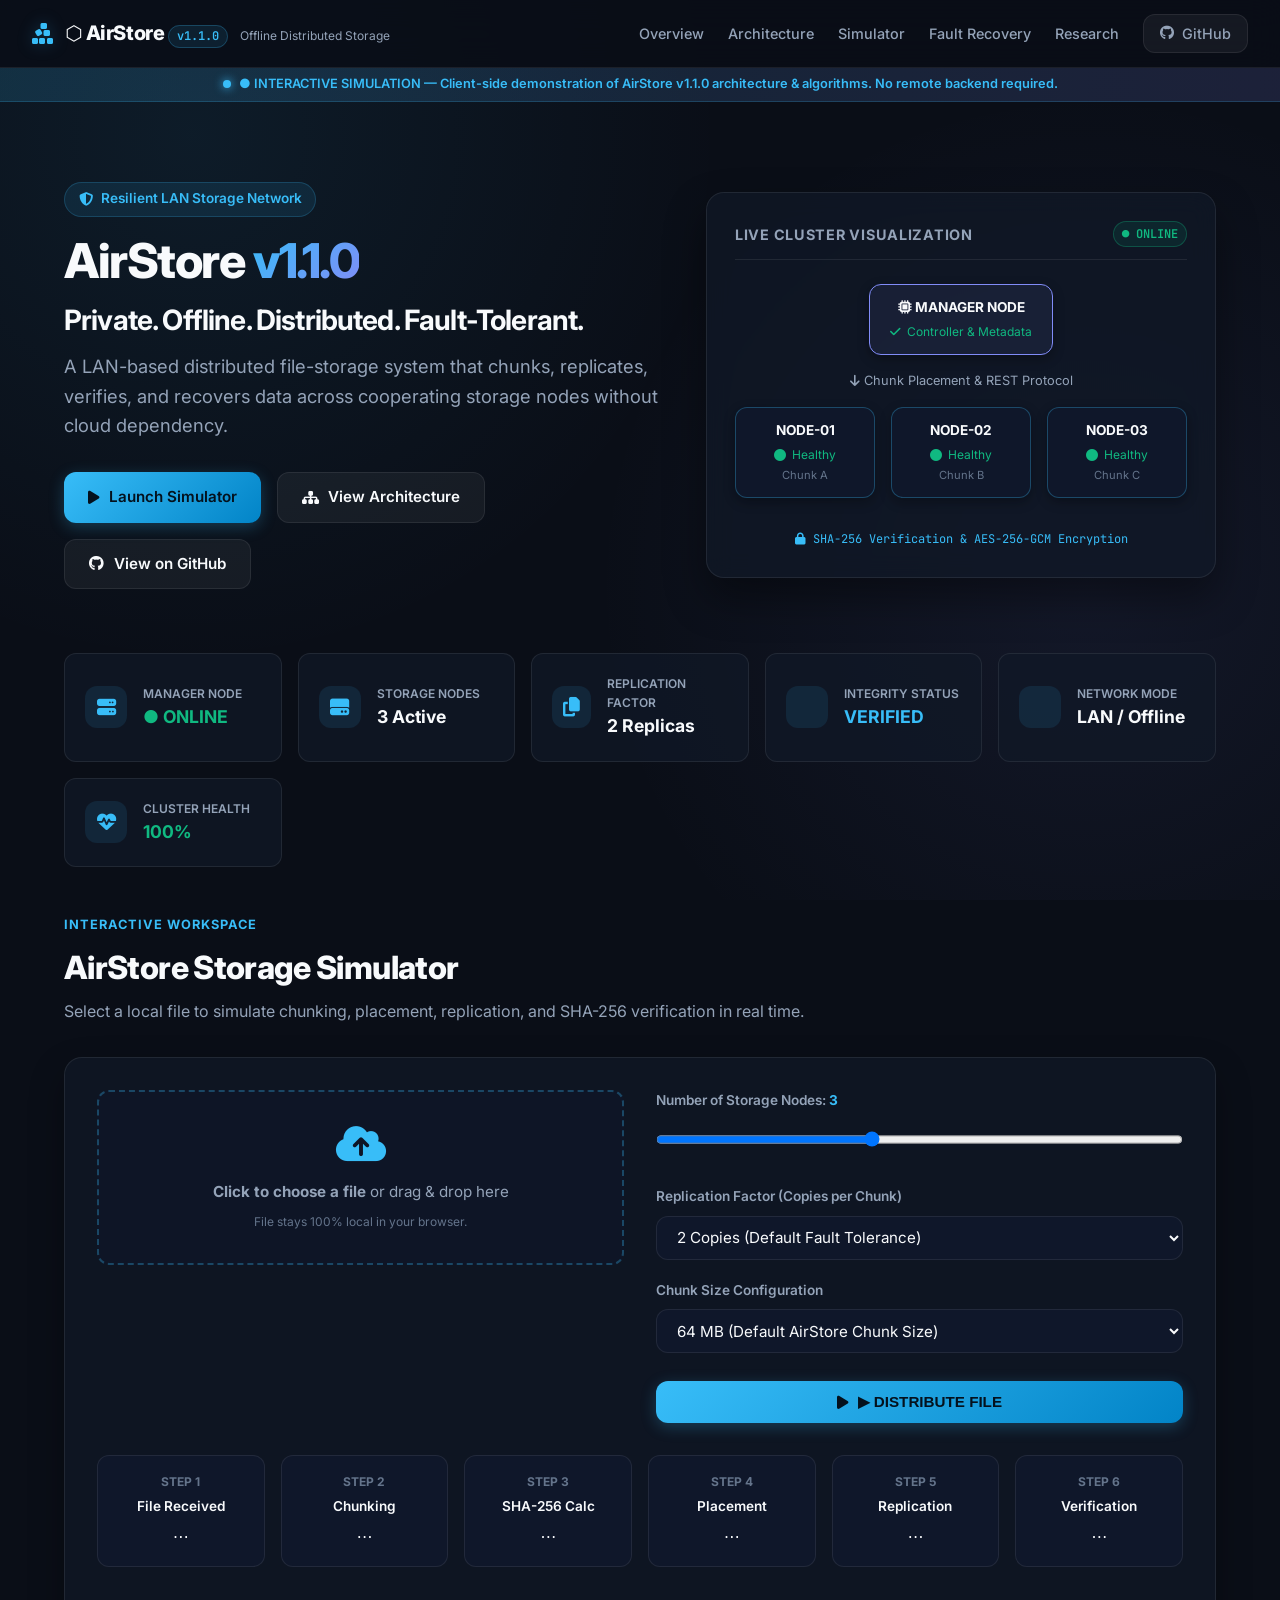
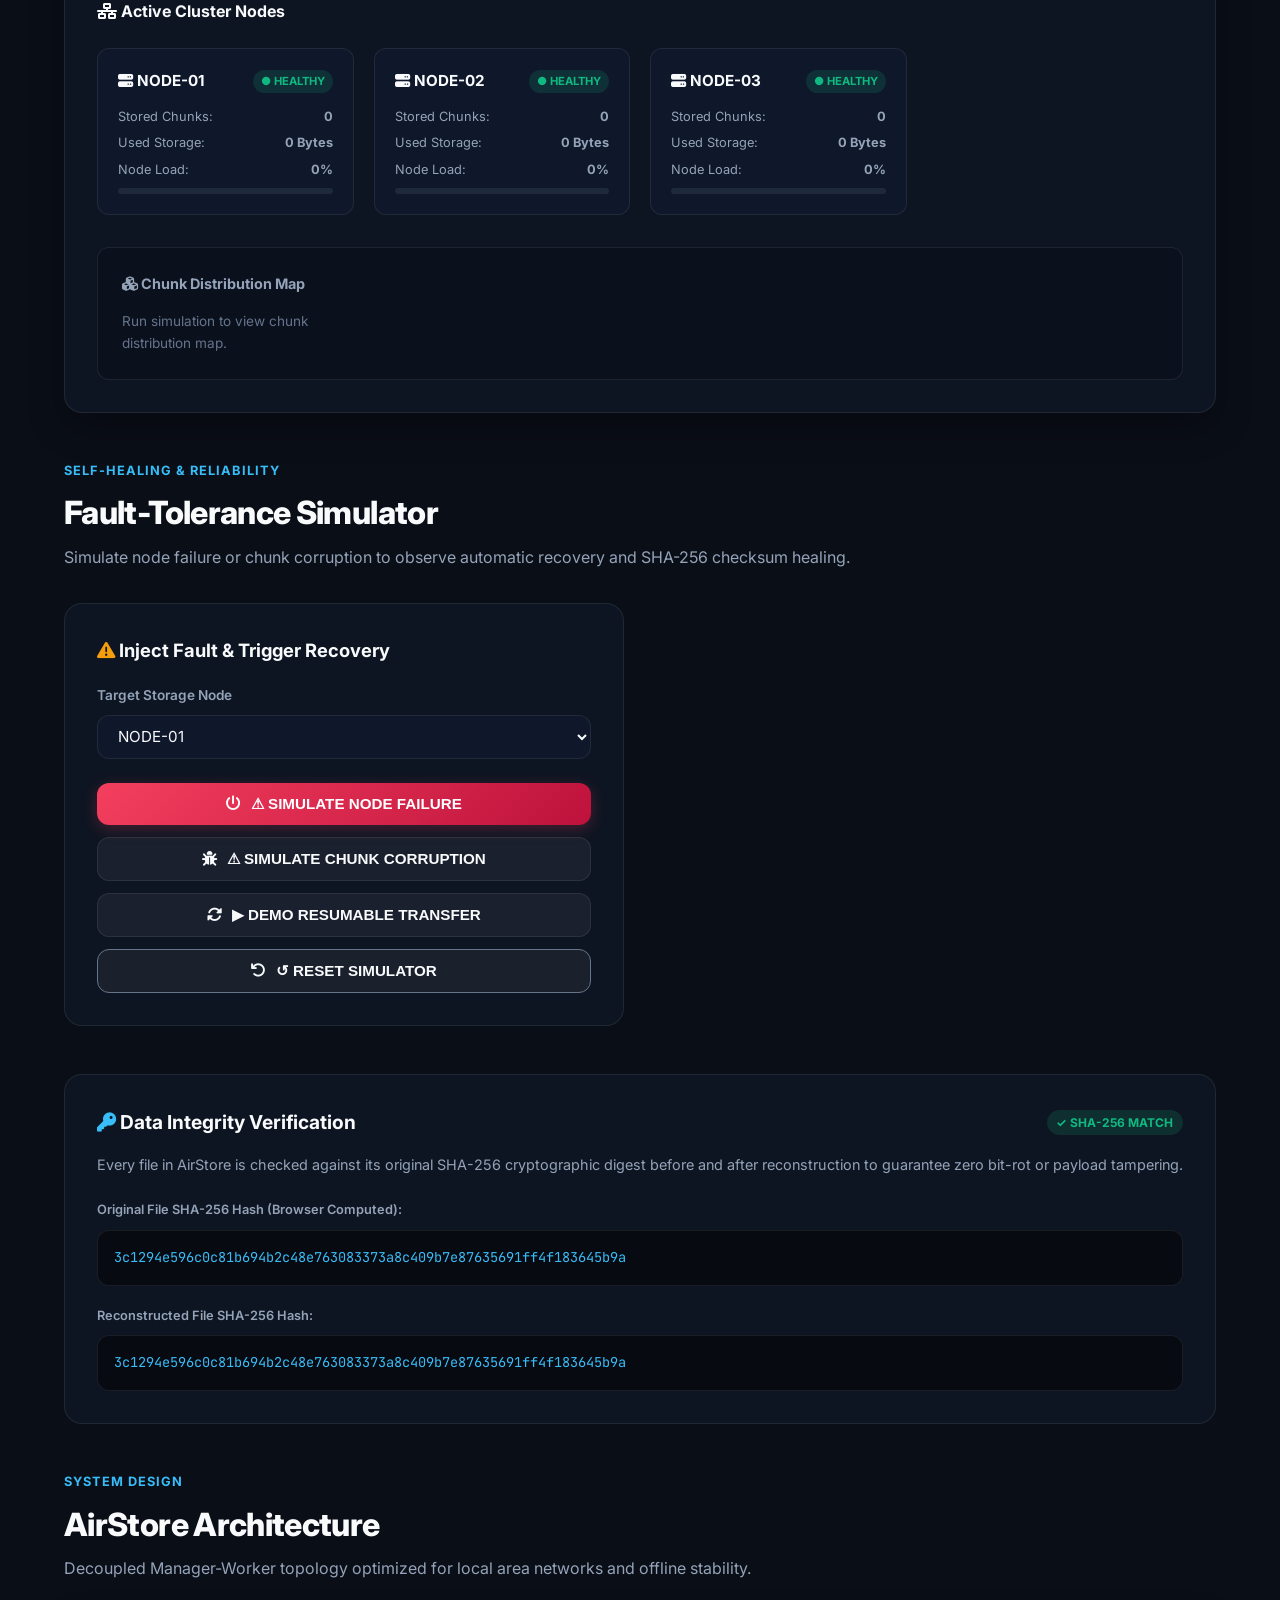
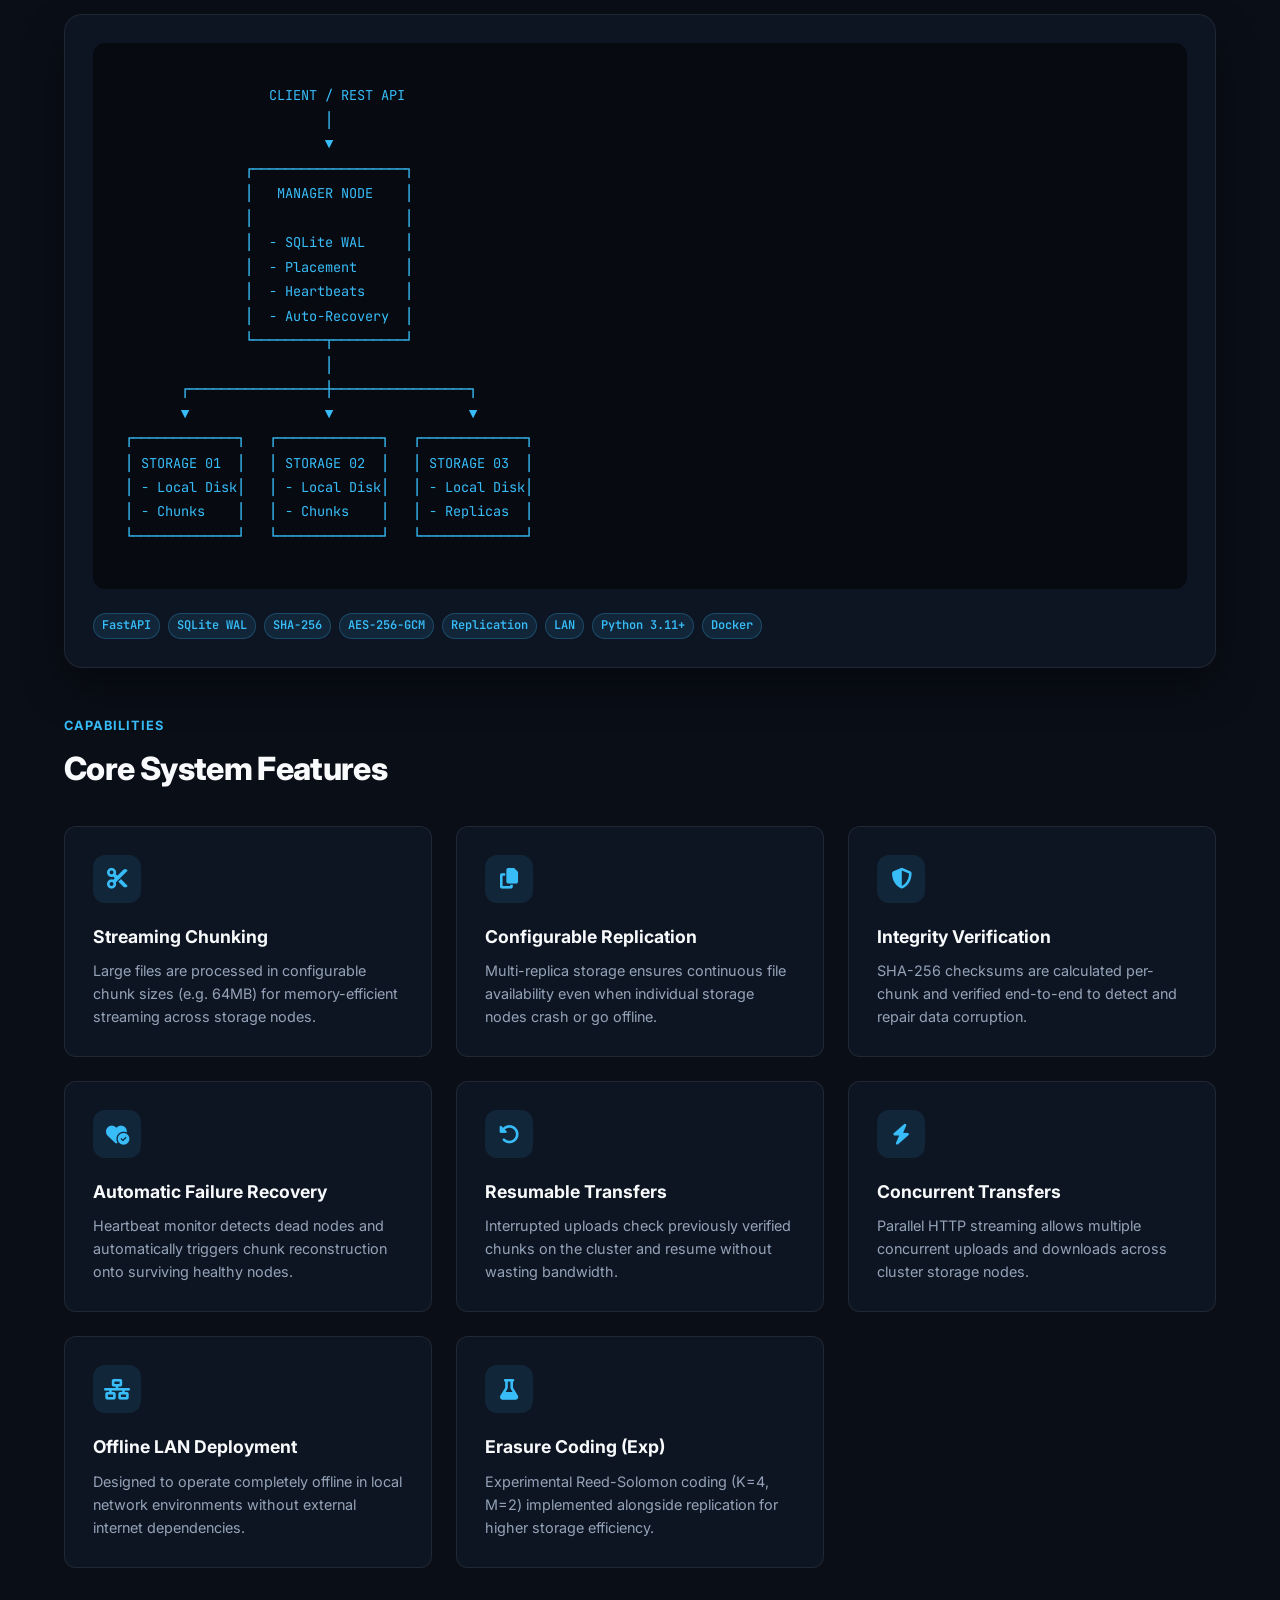
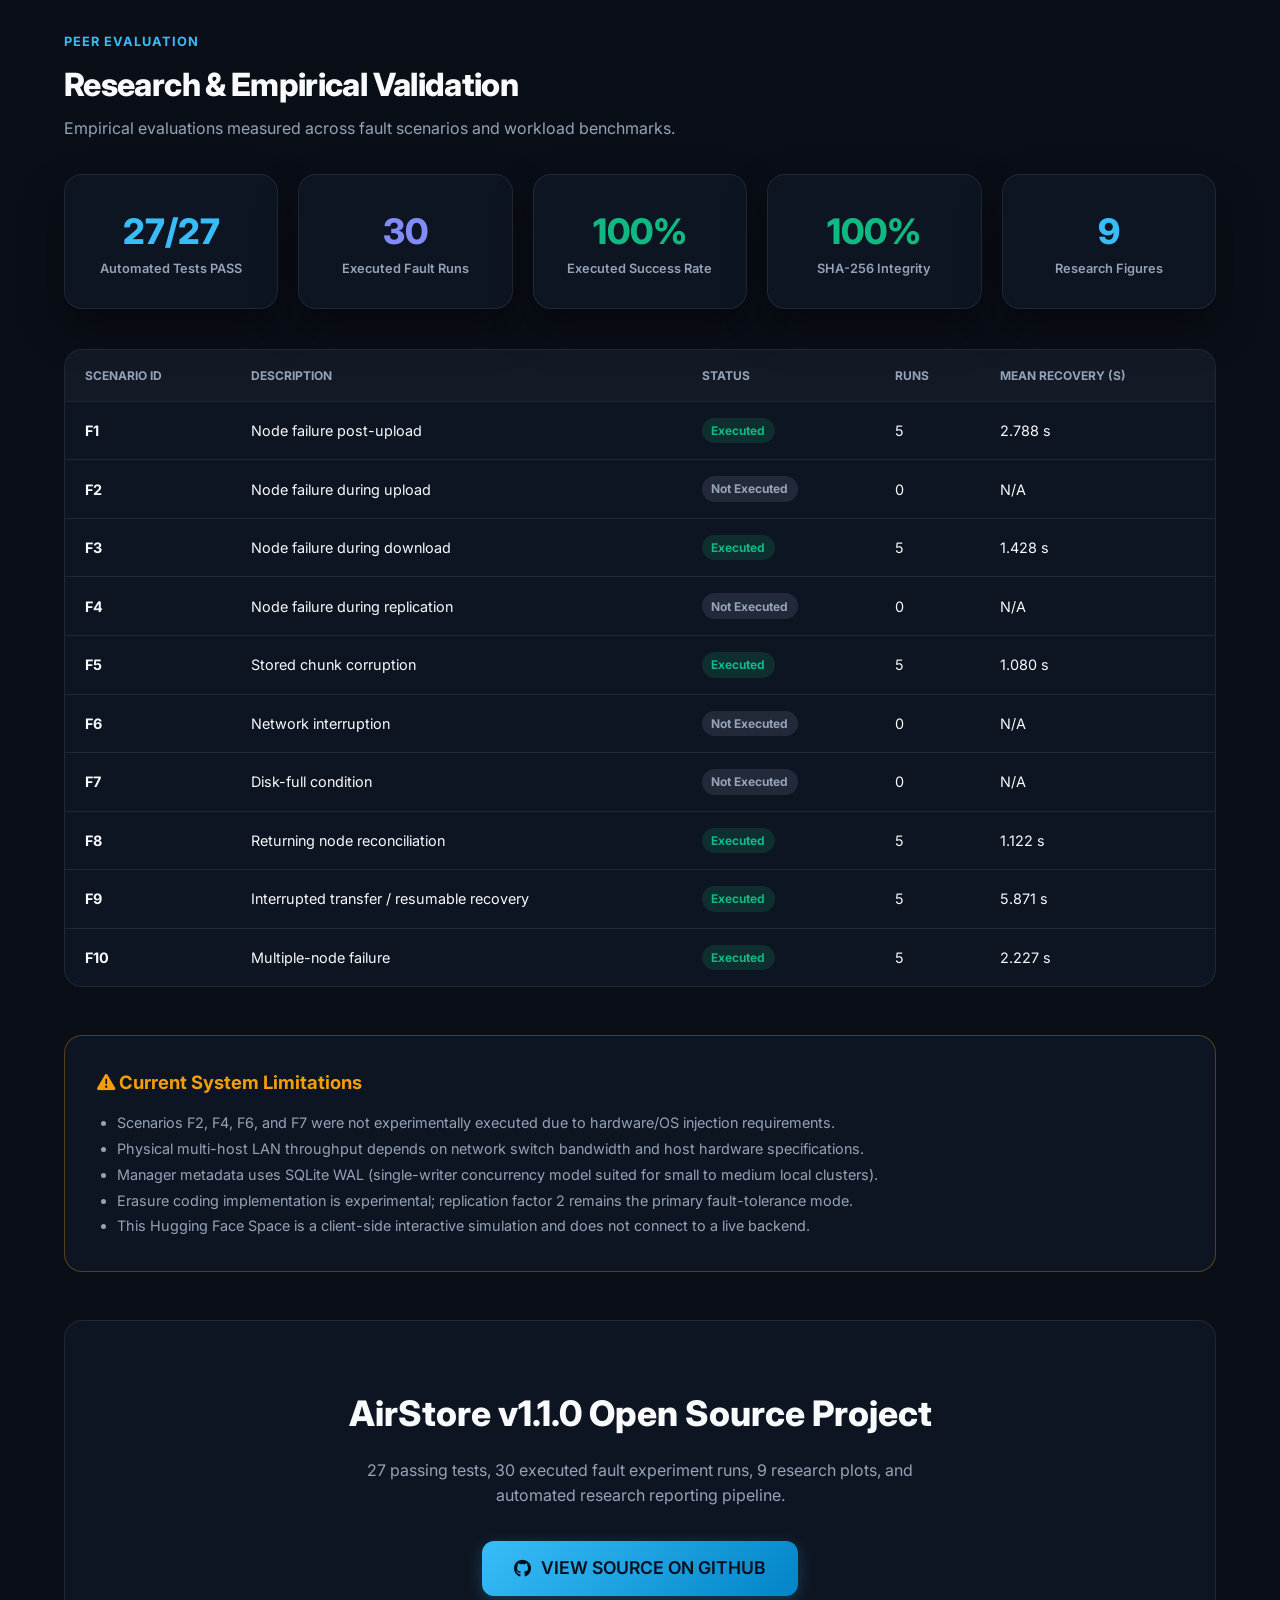
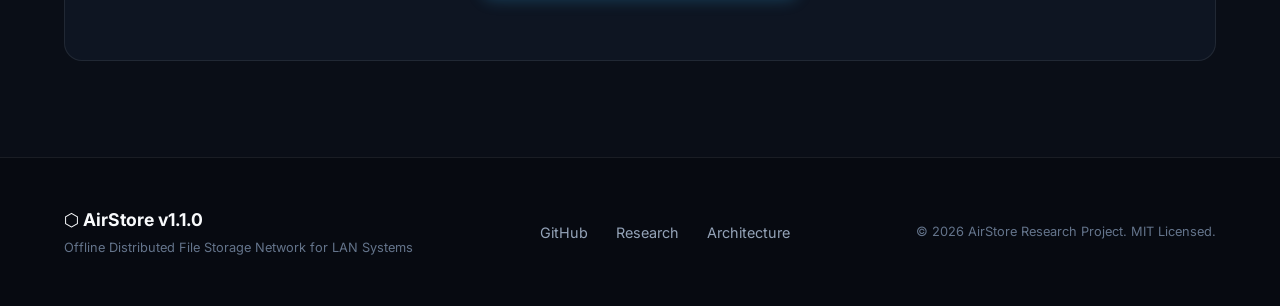
<file: demo/index.html>
<!DOCTYPE html>
<html lang="en">
<head>
    <meta charset="UTF-8">
    <meta name="viewport" content="width=device-width, initial-scale=1.0">
    <title>AirStore v1.1.0 — Interactive Distributed Storage Demo</title>
    <link rel="stylesheet" href="style.css">
    <link rel="stylesheet" href="https://cdnjs.cloudflare.com/ajax/libs/font-awesome/6.4.0/css/all.min.css">
</head>
<body>

    <!-- Sticky Navigation Header -->
    <header class="navbar">
        <a href="#" class="brand">
            <i class="fa-solid fa-cubes-stacked brand-icon"></i>
            <div>
                <span class="brand-title">⬡ AirStore</span>
                <span class="version-badge">v1.1.0</span>
                <span class="brand-subtitle">Offline Distributed Storage</span>
            </div>
        </a>

        <ul class="nav-links">
            <li><a href="#overview">Overview</a></li>
            <li><a href="#architecture">Architecture</a></li>
            <li><a href="#simulator">Simulator</a></li>
            <li><a href="#fault-tolerance">Fault Recovery</a></li>
            <li><a href="#research">Research</a></li>
            <li>
                <a href="https://github.com/maneaditya478-commits/AirStore" target="_blank" rel="noopener" class="btn-github">
                    <i class="fa-brands fa-github"></i> GitHub
                </a>
            </li>
        </ul>
    </header>

    <!-- Simulation Notice Banner -->
    <div class="sim-banner">
        <span class="sim-pulse"></span>
        <span>● INTERACTIVE SIMULATION — Client-side demonstration of AirStore v1.1.0 architecture & algorithms. No remote backend required.</span>
    </div>

    <main class="container">

        <!-- Hero Section -->
        <section id="overview" class="hero">
            <div class="hero-text">
                <div class="hero-title-tag">
                    <i class="fa-solid fa-shield-halved"></i> Resilient LAN Storage Network
                </div>
                <h1 class="hero-h1">AirStore <span>v1.1.0</span></h1>
                <p class="hero-h1" style="font-size: 1.75rem; font-weight: 700; margin-bottom: 1rem;">
                    Private. Offline. Distributed. Fault-Tolerant.
                </p>
                <p class="hero-p">
                    A LAN-based distributed file-storage system that chunks, replicates, verifies, and recovers data across cooperating storage nodes without cloud dependency.
                </p>

                <div class="hero-actions">
                    <a href="#simulator" class="btn btn-primary">
                        <i class="fa-solid fa-play"></i> Launch Simulator
                    </a>
                    <a href="#architecture" class="btn btn-secondary">
                        <i class="fa-solid fa-sitemap"></i> View Architecture
                    </a>
                    <a href="https://github.com/maneaditya478-commits/AirStore" target="_blank" rel="noopener" class="btn btn-secondary">
                        <i class="fa-brands fa-github"></i> View on GitHub
                    </a>
                </div>
            </div>

            <!-- Animated Cluster Diagram -->
            <div class="visualizer-card">
                <div class="visualizer-header">
                    <span class="visualizer-title">Live Cluster Visualization</span>
                    <span class="version-badge" style="color: var(--success); border-color: rgba(16,185,129,0.3); background: rgba(16,185,129,0.1);">● ONLINE</span>
                </div>

                <div class="cluster-diagram">
                    <div class="node-box manager">
                        <div class="node-title"><i class="fa-solid fa-microchip"></i> MANAGER NODE</div>
                        <div class="node-status"><i class="fa-solid fa-check"></i> Controller & Metadata</div>
                    </div>

                    <div style="font-size: 0.8rem; color: var(--text-muted); margin: -0.5rem 0;">
                        <i class="fa-solid fa-arrow-down"></i> Chunk Placement & REST Protocol
                    </div>

                    <div class="node-grid">
                        <div class="node-box">
                            <div class="node-title">NODE-01</div>
                            <div class="node-status"><i class="fa-solid fa-circle"></i> Healthy</div>
                            <div style="font-size: 0.7rem; color: var(--text-dim); margin-top: 0.2rem;">Chunk A</div>
                        </div>
                        <div class="node-box">
                            <div class="node-title">NODE-02</div>
                            <div class="node-status"><i class="fa-solid fa-circle"></i> Healthy</div>
                            <div style="font-size: 0.7rem; color: var(--text-dim); margin-top: 0.2rem;">Chunk B</div>
                        </div>
                        <div class="node-box">
                            <div class="node-title">NODE-03</div>
                            <div class="node-status"><i class="fa-solid fa-circle"></i> Healthy</div>
                            <div style="font-size: 0.7rem; color: var(--text-dim); margin-top: 0.2rem;">Chunk C</div>
                        </div>
                    </div>

                    <div style="font-size: 0.75rem; color: var(--primary); font-family: var(--font-mono); margin-top: 0.5rem;">
                        <i class="fa-solid fa-lock"></i> SHA-256 Verification & AES-256-GCM Encryption
                    </div>
                </div>
            </div>
        </section>

        <!-- Live System Status Grid -->
        <section class="status-bar-grid">
            <div class="status-tile">
                <div class="status-tile-icon"><i class="fa-solid fa-server"></i></div>
                <div class="status-tile-info">
                    <div class="label">Manager Node</div>
                    <div class="val" style="color: var(--success);">● ONLINE</div>
                </div>
            </div>

            <div class="status-tile">
                <div class="status-tile-icon"><i class="fa-solid fa-hard-drive"></i></div>
                <div class="status-tile-info">
                    <div class="label">Storage Nodes</div>
                    <div class="val" id="stat-nodes-val">3 Active</div>
                </div>
            </div>

            <div class="status-tile">
                <div class="status-tile-icon"><i class="fa-solid fa-copy"></i></div>
                <div class="status-tile-info">
                    <div class="label">Replication Factor</div>
                    <div class="val">2 Replicas</div>
                </div>
            </div>

            <div class="status-tile">
                <div class="status-tile-icon"><i class="fa-solid fa-shield-check"></i></div>
                <div class="status-tile-info">
                    <div class="label">Integrity Status</div>
                    <div class="val" style="color: var(--primary);">VERIFIED</div>
                </div>
            </div>

            <div class="status-tile">
                <div class="status-tile-icon"><i class="fa-solid fa-wifi-slash"></i></div>
                <div class="status-tile-info">
                    <div class="label">Network Mode</div>
                    <div class="val">LAN / Offline</div>
                </div>
            </div>

            <div class="status-tile">
                <div class="status-tile-icon"><i class="fa-solid fa-heart-pulse"></i></div>
                <div class="status-tile-info">
                    <div class="label">Cluster Health</div>
                    <div class="val" style="color: var(--success);">100%</div>
                </div>
            </div>
        </section>

        <!-- Core Storage Simulator Section -->
        <section id="simulator">
            <div class="section-header">
                <div class="section-tag">Interactive Workspace</div>
                <h2 class="section-title">AirStore Storage Simulator</h2>
                <p class="section-desc">Select a local file to simulate chunking, placement, replication, and SHA-256 verification in real time.</p>
            </div>

            <div class="simulator-panel">
                <div class="sim-controls-grid">
                    <!-- File Selector Dropzone -->
                    <div>
                        <div class="file-dropzone" id="dropzone">
                            <i class="fa-solid fa-cloud-arrow-up"></i>
                            <p><strong>Click to choose a file</strong> or drag & drop here</p>
                            <span style="font-size: 0.75rem; color: var(--text-dim); margin-top: 0.5rem; display: block;">File stays 100% local in your browser.</span>
                            <input type="file" id="file-input">
                        </div>

                        <div class="file-meta-box" id="file-meta-box">
                            <div>File: <strong id="meta-filename">research_sample.dat</strong></div>
                            <div>Size: <strong id="meta-filesize">10.0 MB</strong> | Type: <span id="meta-filetype">binary/data</span></div>
                        </div>
                    </div>

                    <!-- Simulator Parameter Controls -->
                    <div>
                        <div class="form-group">
                            <label>Number of Storage Nodes: <strong id="node-count-val" style="color: var(--primary);">3</strong></label>
                            <input type="range" min="1" max="6" value="3" class="form-control" id="node-count-slider">
                        </div>

                        <div class="form-group">
                            <label>Replication Factor (Copies per Chunk)</label>
                            <select class="form-control" id="repl-factor-select">
                                <option value="1">1 Copy (No Replication)</option>
                                <option value="2" selected>2 Copies (Default Fault Tolerance)</option>
                                <option value="3">3 Copies (High Availability)</option>
                            </select>
                        </div>

                        <div class="form-group">
                            <label>Chunk Size Configuration</label>
                            <select class="form-control" id="chunk-size-select">
                                <option value="1">1 MB (Micro Chunks)</option>
                                <option value="4">4 MB (Medium)</option>
                                <option value="16">16 MB (Large)</option>
                                <option value="64" selected>64 MB (Default AirStore Chunk Size)</option>
                            </select>
                        </div>

                        <button class="btn btn-primary" style="width: 100%; margin-top: 0.5rem;" id="btn-distribute">
                            <i class="fa-solid fa-play"></i> ▶ DISTRIBUTE FILE
                        </button>
                    </div>
                </div>

                <!-- Simulated Pipeline Step Tracker -->
                <div class="pipeline-steps">
                    <div class="step-card">
                        <div class="step-number">STEP 1</div>
                        <div class="step-name">File Received</div>
                        <div class="step-status">⋯</div>
                    </div>
                    <div class="step-card">
                        <div class="step-number">STEP 2</div>
                        <div class="step-name">Chunking</div>
                        <div class="step-status">⋯</div>
                    </div>
                    <div class="step-card">
                        <div class="step-number">STEP 3</div>
                        <div class="step-name">SHA-256 Calc</div>
                        <div class="step-status">⋯</div>
                    </div>
                    <div class="step-card">
                        <div class="step-number">STEP 4</div>
                        <div class="step-name">Placement</div>
                        <div class="step-status">⋯</div>
                    </div>
                    <div class="step-card">
                        <div class="step-number">STEP 5</div>
                        <div class="step-name">Replication</div>
                        <div class="step-status">⋯</div>
                    </div>
                    <div class="step-card">
                        <div class="step-number">STEP 6</div>
                        <div class="step-name">Verification</div>
                        <div class="step-status">⋯</div>
                    </div>
                </div>

                <!-- Dynamic Storage Nodes -->
                <h4 style="margin-top: 2rem; margin-bottom: 0.5rem; font-size: 1rem;"><i class="fa-solid fa-network-wired"></i> Active Cluster Nodes</h4>
                <div class="nodes-grid" id="nodes-container">
                    <!-- Populated dynamically by script.js -->
                </div>

                <!-- Visual Chunk Map -->
                <div class="chunks-map">
                    <div style="font-size: 0.9rem; font-weight: 700; color: var(--text-muted);"><i class="fa-solid fa-cubes"></i> Chunk Distribution Map</div>
                    <div class="chunks-grid" id="chunks-container">
                        <div style="color: var(--text-dim); font-size: 0.85rem;">Run simulation to view chunk distribution map.</div>
                    </div>
                </div>
            </div>
        </section>

        <!-- Fault-Tolerance Simulator Section -->
        <section id="fault-tolerance">
            <div class="section-header">
                <div class="section-tag">Self-Healing & Reliability</div>
                <h2 class="section-title">Fault-Tolerance Simulator</h2>
                <p class="section-desc">Simulate node failure or chunk corruption to observe automatic recovery and SHA-256 checksum healing.</p>
            </div>

            <div class="fault-grid">
                <!-- Control Panel -->
                <div class="fault-card">
                    <h3 style="font-size: 1.15rem; font-weight: 700; margin-bottom: 1.25rem;"><i class="fa-solid fa-triangle-exclamation" style="color: var(--warning);"></i> Inject Fault & Trigger Recovery</h3>
                    
                    <div class="form-group">
                        <label>Target Storage Node</label>
                        <select class="form-control" id="fault-node-select">
                            <!-- Options populated dynamically -->
                        </select>
                    </div>

                    <div style="display: flex; flex-direction: column; gap: 0.75rem; margin-top: 1.5rem;">
                        <button class="btn btn-danger" id="btn-simulate-fail">
                            <i class="fa-solid fa-power-off"></i> ⚠ SIMULATE NODE FAILURE
                        </button>
                        <button class="btn btn-secondary" id="btn-simulate-corrupt">
                            <i class="fa-solid fa-bug"></i> ⚠ SIMULATE CHUNK CORRUPTION
                        </button>
                        <button class="btn btn-secondary" id="btn-demo-resumable">
                            <i class="fa-solid fa-rotate"></i> ▶ DEMO RESUMABLE TRANSFER
                        </button>
                        <button class="btn btn-secondary" style="border-color: var(--text-dim);" id="btn-reset-sim">
                            <i class="fa-solid fa-arrow-rotate-left"></i> ↺ RESET SIMULATOR
                        </button>
                    </div>
                </div>

                <!-- Live Recovery Output Banner -->
                <div id="recovery-output-banner" class="visualizer-card" style="display: none;">
                    <!-- Filled by script.js -->
                </div>
            </div>
        </section>

        <!-- SHA-256 Data Integrity Section -->
        <section class="hash-card">
            <div style="display: flex; align-items: center; justify-content: space-between; flex-wrap: wrap; gap: 1rem; margin-bottom: 1rem;">
                <h3 style="font-size: 1.2rem; font-weight: 700;"><i class="fa-solid fa-key" style="color: var(--primary);"></i> Data Integrity Verification</h3>
                <div id="hash-status"><span class="status-pill status-executed">✓ SHA-256 VERIFIED</span></div>
            </div>

            <p style="font-size: 0.9rem; color: var(--text-muted); margin-bottom: 1.25rem;">
                Every file in AirStore is checked against its original SHA-256 cryptographic digest before and after reconstruction to guarantee zero bit-rot or payload tampering.
            </p>

            <div style="margin-bottom: 1rem;">
                <span style="font-size: 0.8rem; color: var(--text-muted); font-weight: 600;">Original File SHA-256 Hash (Browser Computed):</span>
                <div class="hash-display" id="hash-original">5a7d6560ef7183e85e2b4bb7d00f681a54bfaed087d0c36b44f2b3b0d2d38561</div>
            </div>

            <div>
                <span style="font-size: 0.8rem; color: var(--text-muted); font-weight: 600;">Reconstructed File SHA-256 Hash:</span>
                <div class="hash-display" id="hash-recovered">5a7d6560ef7183e85e2b4bb7d00f681a54bfaed087d0c36b44f2b3b0d2d38561</div>
            </div>
        </section>

        <!-- Architecture Section -->
        <section id="architecture">
            <div class="section-header">
                <div class="section-tag">System Design</div>
                <h2 class="section-title">AirStore Architecture</h2>
                <p class="section-desc">Decoupled Manager-Worker topology optimized for local area networks and offline stability.</p>
            </div>

            <div class="visualizer-card" style="margin-bottom: 3rem;">
                <div style="font-family: var(--font-mono); font-size: 0.85rem; line-height: 1.8; color: var(--primary); white-space: pre; overflow-x: auto; padding: 1rem; background: #070a11; border-radius: var(--radius-md);">
                    CLIENT / REST API
                           │
                           ▼
                 ┌───────────────────┐
                 │   MANAGER NODE    │
                 │                   │
                 │  - SQLite WAL     │
                 │  - Placement      │
                 │  - Heartbeats     │
                 │  - Auto-Recovery  │
                 └─────────┬─────────┘
                           │
         ┌─────────────────┼─────────────────┐
         ▼                 ▼                 ▼
  ┌─────────────┐   ┌─────────────┐   ┌─────────────┐
  │ STORAGE 01  │   │ STORAGE 02  │   │ STORAGE 03  │
  │ - Local Disk│   │ - Local Disk│   │ - Local Disk│
  │ - Chunks    │   │ - Chunks    │   │ - Replicas  │
  └─────────────┘   └─────────────┘   └─────────────┘
                </div>

                <div style="display: flex; flex-wrap: wrap; gap: 0.5rem; margin-top: 1.5rem;">
                    <span class="version-badge">FastAPI</span>
                    <span class="version-badge">SQLite WAL</span>
                    <span class="version-badge">SHA-256</span>
                    <span class="version-badge">AES-256-GCM</span>
                    <span class="version-badge">Replication</span>
                    <span class="version-badge">LAN</span>
                    <span class="version-badge">Python 3.11+</span>
                    <span class="version-badge">Docker</span>
                </div>
            </div>
        </section>

        <!-- Feature Grid Section -->
        <section>
            <div class="section-header">
                <div class="section-tag">Capabilities</div>
                <h2 class="section-title">Core System Features</h2>
            </div>

            <div class="features-grid">
                <div class="feature-card">
                    <div class="feature-icon"><i class="fa-solid fa-scissors"></i></div>
                    <h3 class="feature-title">Streaming Chunking</h3>
                    <p class="feature-desc">Large files are processed in configurable chunk sizes (e.g. 64MB) for memory-efficient streaming across storage nodes.</p>
                </div>

                <div class="feature-card">
                    <div class="feature-icon"><i class="fa-solid fa-copy"></i></div>
                    <h3 class="feature-title">Configurable Replication</h3>
                    <p class="feature-desc">Multi-replica storage ensures continuous file availability even when individual storage nodes crash or go offline.</p>
                </div>

                <div class="feature-card">
                    <div class="feature-icon"><i class="fa-solid fa-shield-halved"></i></div>
                    <h3 class="feature-title">Integrity Verification</h3>
                    <p class="feature-desc">SHA-256 checksums are calculated per-chunk and verified end-to-end to detect and repair data corruption.</p>
                </div>

                <div class="feature-card">
                    <div class="feature-icon"><i class="fa-solid fa-heart-circle-check"></i></div>
                    <h3 class="feature-title">Automatic Failure Recovery</h3>
                    <p class="feature-desc">Heartbeat monitor detects dead nodes and automatically triggers chunk reconstruction onto surviving healthy nodes.</p>
                </div>

                <div class="feature-card">
                    <div class="feature-icon"><i class="fa-solid fa-rotate-left"></i></div>
                    <h3 class="feature-title">Resumable Transfers</h3>
                    <p class="feature-desc">Interrupted uploads check previously verified chunks on the cluster and resume without wasting bandwidth.</p>
                </div>

                <div class="feature-card">
                    <div class="feature-icon"><i class="fa-solid fa-bolt"></i></div>
                    <h3 class="feature-title">Concurrent Transfers</h3>
                    <p class="feature-desc">Parallel HTTP streaming allows multiple concurrent uploads and downloads across cluster storage nodes.</p>
                </div>

                <div class="feature-card">
                    <div class="feature-icon"><i class="fa-solid fa-network-wired"></i></div>
                    <h3 class="feature-title">Offline LAN Deployment</h3>
                    <p class="feature-desc">Designed to operate completely offline in local network environments without external internet dependencies.</p>
                </div>

                <div class="feature-card">
                    <div class="feature-icon"><i class="fa-solid fa-flask"></i></div>
                    <h3 class="feature-title">Erasure Coding (Exp)</h3>
                    <p class="feature-desc">Experimental Reed-Solomon coding (K=4, M=2) implemented alongside replication for higher storage efficiency.</p>
                </div>
            </div>
        </section>

        <!-- Research & Empirical Validation Section -->
        <section id="research">
            <div class="section-header">
                <div class="section-tag">Peer Evaluation</div>
                <h2 class="section-title">Research & Empirical Validation</h2>
                <p class="section-desc">Empirical evaluations measured across fault scenarios and workload benchmarks.</p>
            </div>

            <!-- Stats Bar -->
            <div style="display: grid; grid-template-columns: repeat(auto-fit, minmax(180px, 1fr)); gap: 1.25rem; margin-bottom: 2.5rem;">
                <div class="visualizer-card" style="text-align: center;">
                    <div style="font-size: 2.2rem; font-weight: 800; color: var(--primary);">27/27</div>
                    <div style="font-size: 0.8rem; color: var(--text-muted); font-weight: 600;">Automated Tests PASS</div>
                </div>
                <div class="visualizer-card" style="text-align: center;">
                    <div style="font-size: 2.2rem; font-weight: 800; color: var(--secondary);">30</div>
                    <div style="font-size: 0.8rem; color: var(--text-muted); font-weight: 600;">Executed Fault Runs</div>
                </div>
                <div class="visualizer-card" style="text-align: center;">
                    <div style="font-size: 2.2rem; font-weight: 800; color: var(--success);">100%</div>
                    <div style="font-size: 0.8rem; color: var(--text-muted); font-weight: 600;">Executed Success Rate</div>
                </div>
                <div class="visualizer-card" style="text-align: center;">
                    <div style="font-size: 2.2rem; font-weight: 800; color: var(--success);">100%</div>
                    <div style="font-size: 0.8rem; color: var(--text-muted); font-weight: 600;">SHA-256 Integrity</div>
                </div>
                <div class="visualizer-card" style="text-align: center;">
                    <div style="font-size: 2.2rem; font-weight: 800; color: var(--primary);">9</div>
                    <div style="font-size: 0.8rem; color: var(--text-muted); font-weight: 600;">Research Figures</div>
                </div>
            </div>

            <!-- Fault Coverage Table -->
            <div class="table-wrapper">
                <table class="data-table">
                    <thead>
                        <tr>
                            <th>Scenario ID</th>
                            <th>Description</th>
                            <th>Status</th>
                            <th>Runs</th>
                            <th>Mean Recovery (s)</th>
                        </tr>
                    </thead>
                    <tbody>
                        <tr>
                            <td><strong>F1</strong></td>
                            <td>Node failure post-upload</td>
                            <td><span class="status-pill status-executed">Executed</span></td>
                            <td>5</td>
                            <td>2.788 s</td>
                        </tr>
                        <tr>
                            <td><strong>F2</strong></td>
                            <td>Node failure during upload</td>
                            <td><span class="status-pill status-not-executed">Not Executed</span></td>
                            <td>0</td>
                            <td>N/A</td>
                        </tr>
                        <tr>
                            <td><strong>F3</strong></td>
                            <td>Node failure during download</td>
                            <td><span class="status-pill status-executed">Executed</span></td>
                            <td>5</td>
                            <td>1.428 s</td>
                        </tr>
                        <tr>
                            <td><strong>F4</strong></td>
                            <td>Node failure during replication</td>
                            <td><span class="status-pill status-not-executed">Not Executed</span></td>
                            <td>0</td>
                            <td>N/A</td>
                        </tr>
                        <tr>
                            <td><strong>F5</strong></td>
                            <td>Stored chunk corruption</td>
                            <td><span class="status-pill status-executed">Executed</span></td>
                            <td>5</td>
                            <td>1.080 s</td>
                        </tr>
                        <tr>
                            <td><strong>F6</strong></td>
                            <td>Network interruption</td>
                            <td><span class="status-pill status-not-executed">Not Executed</span></td>
                            <td>0</td>
                            <td>N/A</td>
                        </tr>
                        <tr>
                            <td><strong>F7</strong></td>
                            <td>Disk-full condition</td>
                            <td><span class="status-pill status-not-executed">Not Executed</span></td>
                            <td>0</td>
                            <td>N/A</td>
                        </tr>
                        <tr>
                            <td><strong>F8</strong></td>
                            <td>Returning node reconciliation</td>
                            <td><span class="status-pill status-executed">Executed</span></td>
                            <td>5</td>
                            <td>1.122 s</td>
                        </tr>
                        <tr>
                            <td><strong>F9</strong></td>
                            <td>Interrupted transfer / resumable recovery</td>
                            <td><span class="status-pill status-executed">Executed</span></td>
                            <td>5</td>
                            <td>5.871 s</td>
                        </tr>
                        <tr>
                            <td><strong>F10</strong></td>
                            <td>Multiple-node failure</td>
                            <td><span class="status-pill status-executed">Executed</span></td>
                            <td>5</td>
                            <td>2.227 s</td>
                        </tr>
                    </tbody>
                </table>
            </div>
        </section>

        <!-- Current Limitations Section -->
        <section class="hash-card" style="border-color: rgba(245, 158, 11, 0.3);">
            <h3 style="font-size: 1.15rem; font-weight: 700; color: var(--warning); margin-bottom: 0.75rem;">
                <i class="fa-solid fa-triangle-exclamation"></i> Current System Limitations
            </h3>
            <ul style="color: var(--text-muted); font-size: 0.9rem; margin-left: 1.25rem; line-height: 1.8;">
                <li>Scenarios F2, F4, F6, and F7 were not experimentally executed due to hardware/OS injection requirements.</li>
                <li>Physical multi-host LAN throughput depends on network switch bandwidth and host hardware specifications.</li>
                <li>Manager metadata uses SQLite WAL (single-writer concurrency model suited for small to medium local clusters).</li>
                <li>Erasure coding implementation is experimental; replication factor 2 remains the primary fault-tolerance mode.</li>
                <li>This Hugging Face Space is a client-side interactive simulation and does not connect to a live backend.</li>
            </ul>
        </section>

        <!-- GitHub Call to Action -->
        <section style="text-align: center; padding: 4rem 1rem; background: var(--bg-card); border-radius: var(--radius-lg); border: 1px solid var(--border-color); margin-bottom: 4rem;">
            <h2 style="font-size: 2.2rem; font-weight: 800; margin-bottom: 1rem;">AirStore v1.1.0 Open Source Project</h2>
            <p style="color: var(--text-muted); max-width: 600px; margin: 0 auto 2rem auto; font-size: 1rem;">
                27 passing tests, 30 executed fault experiment runs, 9 research plots, and automated research reporting pipeline.
            </p>
            <a href="https://github.com/maneaditya478-commits/AirStore" target="_blank" rel="noopener" class="btn btn-primary" style="font-size: 1.1rem; padding: 0.85rem 2rem;">
                <i class="fa-brands fa-github"></i> VIEW SOURCE ON GITHUB
            </a>
        </section>

    </main>

    <!-- Footer -->
    <footer>
        <div class="footer-content">
            <div>
                <div class="footer-brand">⬡ AirStore v1.1.0</div>
                <div style="font-size: 0.8rem; color: var(--text-dim); margin-top: 0.2rem;">
                    Offline Distributed File Storage Network for LAN Systems
                </div>
            </div>

            <div>
                <a href="https://github.com/maneaditya478-commits/AirStore" target="_blank" rel="noopener" style="color: var(--text-muted); text-decoration: none; margin-right: 1.5rem;">GitHub</a>
                <a href="#research" style="color: var(--text-muted); text-decoration: none; margin-right: 1.5rem;">Research</a>
                <a href="#architecture" style="color: var(--text-muted); text-decoration: none;">Architecture</a>
            </div>

            <div style="font-size: 0.8rem; color: var(--text-dim);">
                © 2026 AirStore Research Project. MIT Licensed.
            </div>
        </div>
    </footer>

    <script src="script.js"></script>
</body>
</html>
</file>
<file: demo/style.css>
/* ==========================================================================
   AirStore v1.1.0 — Static Demo Stylesheet
   Design: Modern Dark Glassmorphism, Technical SaaS / Distributed Systems
   ========================================================================== */

@import url('https://fonts.googleapis.com/css2?family=Inter:wght@300;400;500;600;700;800&family=JetBrains+Mono:wght@400;500;600;700&display=swap');

:root {
    --bg-main: #0a0e17;
    --bg-card: rgba(17, 24, 39, 0.75);
    --bg-card-hover: rgba(30, 41, 59, 0.85);
    --bg-input: #0f172a;
    --border-color: rgba(255, 255, 255, 0.08);
    --border-accent: rgba(56, 189, 248, 0.3);
    
    --primary: #38bdf8;
    --primary-glow: rgba(56, 189, 248, 0.25);
    --secondary: #818cf8;
    --success: #10b981;
    --success-glow: rgba(16, 185, 129, 0.25);
    --warning: #f59e0b;
    --danger: #f43f5e;
    --danger-glow: rgba(244, 63, 94, 0.25);
    
    --text-main: #f8fafc;
    --text-muted: #94a3b8;
    --text-dim: #64748b;
    
    --font-sans: 'Inter', system-ui, -apple-system, sans-serif;
    --font-mono: 'JetBrains Mono', monospace;
    
    --radius-sm: 6px;
    --radius-md: 12px;
    --radius-lg: 18px;
    --radius-full: 9999px;
    
    --transition: all 0.25s cubic-bezier(0.4, 0, 0.2, 1);
}

* {
    margin: 0;
    padding: 0;
    box-sizing: border-box;
}

html {
    scroll-behavior: smooth;
    font-family: var(--font-sans);
    background-color: var(--bg-main);
    color: var(--text-main);
}

body {
    min-height: 100vh;
    overflow-x: hidden;
    background-image: 
        radial-gradient(circle at 15% 15%, rgba(56, 189, 248, 0.08) 0%, transparent 40%),
        radial-gradient(circle at 85% 65%, rgba(129, 140, 248, 0.08) 0%, transparent 40%);
    background-attachment: fixed;
    line-height: 1.6;
}

/* Scrollbar */
::-webkit-scrollbar {
    width: 8px;
}
::-webkit-scrollbar-track {
    background: var(--bg-main);
}
::-webkit-scrollbar-thumb {
    background: #1e293b;
    border-radius: 4px;
}
::-webkit-scrollbar-thumb:hover {
    background: #334155;
}

/* Navigation Header */
.navbar {
    position: sticky;
    top: 0;
    z-index: 100;
    display: flex;
    align-items: center;
    justify-content: space-between;
    padding: 0.85rem 2rem;
    background: rgba(10, 14, 23, 0.85);
    backdrop-filter: blur(16px);
    border-bottom: 1px solid var(--border-color);
}

.brand {
    display: flex;
    align-items: center;
    gap: 0.75rem;
    text-decoration: none;
    color: var(--text-main);
}

.brand-icon {
    font-size: 1.5rem;
    color: var(--primary);
    filter: drop-shadow(0 0 8px var(--primary-glow));
}

.brand-title {
    font-weight: 800;
    font-size: 1.25rem;
    letter-spacing: -0.02em;
}

.version-badge {
    background: rgba(56, 189, 248, 0.1);
    color: var(--primary);
    font-size: 0.75rem;
    font-weight: 600;
    padding: 0.15rem 0.5rem;
    border-radius: var(--radius-full);
    border: 1px solid rgba(56, 189, 248, 0.25);
    font-family: var(--font-mono);
}

.brand-subtitle {
    font-size: 0.75rem;
    color: var(--text-muted);
    margin-left: 0.5rem;
    display: none;
}
@media(min-width: 768px) {
    .brand-subtitle { display: inline-block; }
}

.nav-links {
    display: flex;
    align-items: center;
    gap: 1.5rem;
    list-style: none;
}

.nav-links a {
    color: var(--text-muted);
    text-decoration: none;
    font-size: 0.9rem;
    font-weight: 500;
    transition: var(--transition);
}

.nav-links a:hover {
    color: var(--primary);
}

.btn-github {
    display: inline-flex;
    align-items: center;
    gap: 0.5rem;
    background: rgba(255, 255, 255, 0.05);
    color: var(--text-main);
    padding: 0.45rem 1rem;
    border-radius: var(--radius-md);
    border: 1px solid var(--border-color);
    text-decoration: none;
    font-size: 0.85rem;
    font-weight: 600;
    transition: var(--transition);
}

.btn-github:hover {
    background: rgba(255, 255, 255, 0.1);
    border-color: var(--text-muted);
    transform: translateY(-1px);
}

/* Simulation Banner */
.sim-banner {
    background: linear-gradient(90deg, rgba(56, 189, 248, 0.15), rgba(129, 140, 248, 0.15));
    border-bottom: 1px solid rgba(56, 189, 248, 0.2);
    text-align: center;
    padding: 0.4rem 1rem;
    font-size: 0.8rem;
    font-weight: 600;
    color: var(--primary);
    display: flex;
    align-items: center;
    justify-content: center;
    gap: 0.5rem;
}

.sim-pulse {
    width: 8px;
    height: 8px;
    background-color: var(--primary);
    border-radius: 50%;
    box-shadow: 0 0 10px var(--primary);
    animation: pulse 1.8s infinite;
}

@keyframes pulse {
    0% { transform: scale(0.95); opacity: 0.8; }
    50% { transform: scale(1.3); opacity: 1; }
    100% { transform: scale(0.95); opacity: 0.8; }
}

/* Container */
.container {
    max-width: 1200px;
    margin: 0 auto;
    padding: 2rem 1.5rem;
}

/* Hero Section */
.hero {
    display: grid;
    grid-template-columns: 1fr;
    gap: 3rem;
    padding: 3rem 0 4rem 0;
    align-items: center;
}

@media(min-width: 992px) {
    .hero {
        grid-template-columns: 1.1fr 0.9fr;
    }
}

.hero-title-tag {
    display: inline-flex;
    align-items: center;
    gap: 0.5rem;
    background: rgba(56, 189, 248, 0.1);
    color: var(--primary);
    font-size: 0.85rem;
    font-weight: 600;
    padding: 0.35rem 0.85rem;
    border-radius: var(--radius-full);
    border: 1px solid rgba(56, 189, 248, 0.2);
    margin-bottom: 1rem;
}

.hero-h1 {
    font-size: 3rem;
    font-weight: 800;
    line-height: 1.15;
    letter-spacing: -0.03em;
    margin-bottom: 1rem;
}

.hero-h1 span {
    background: linear-gradient(135deg, var(--primary), var(--secondary));
    -webkit-background-clip: text;
    -webkit-text-fill-color: transparent;
}

.hero-p {
    font-size: 1.15rem;
    color: var(--text-muted);
    margin-bottom: 2rem;
    max-width: 600px;
}

.hero-actions {
    display: flex;
    flex-wrap: wrap;
    gap: 1rem;
}

.btn {
    display: inline-flex;
    align-items: center;
    justify-content: center;
    gap: 0.6rem;
    padding: 0.75rem 1.5rem;
    border-radius: var(--radius-md);
    font-size: 0.95rem;
    font-weight: 600;
    cursor: pointer;
    border: none;
    transition: var(--transition);
    text-decoration: none;
}

.btn-primary {
    background: linear-gradient(135deg, var(--primary), #0284c7);
    color: #04111d;
    box-shadow: 0 4px 15px var(--primary-glow);
}

.btn-primary:hover {
    transform: translateY(-2px);
    box-shadow: 0 6px 20px rgba(56, 189, 248, 0.4);
}

.btn-secondary {
    background: rgba(255, 255, 255, 0.05);
    color: var(--text-main);
    border: 1px solid var(--border-color);
}

.btn-secondary:hover {
    background: rgba(255, 255, 255, 0.1);
    border-color: var(--text-muted);
    transform: translateY(-2px);
}

.btn-danger {
    background: linear-gradient(135deg, var(--danger), #be123c);
    color: #ffffff;
    box-shadow: 0 4px 15px var(--danger-glow);
}
.btn-danger:hover {
    transform: translateY(-2px);
    box-shadow: 0 6px 20px rgba(244, 63, 94, 0.4);
}

/* System Visualizer Card */
.visualizer-card {
    background: var(--bg-card);
    backdrop-filter: blur(12px);
    border: 1px solid var(--border-color);
    border-radius: var(--radius-lg);
    padding: 1.75rem;
    box-shadow: 0 20px 40px rgba(0, 0, 0, 0.4);
}

.visualizer-header {
    display: flex;
    align-items: center;
    justify-content: space-between;
    margin-bottom: 1.5rem;
    padding-bottom: 0.75rem;
    border-bottom: 1px solid var(--border-color);
}

.visualizer-title {
    font-size: 0.9rem;
    font-weight: 700;
    letter-spacing: 0.05em;
    color: var(--text-muted);
    text-transform: uppercase;
}

/* Animated Cluster Visual */
.cluster-diagram {
    display: flex;
    flex-direction: column;
    align-items: center;
    gap: 1.5rem;
    position: relative;
}

.node-box {
    background: #0f172a;
    border: 1px solid var(--border-accent);
    border-radius: var(--radius-md);
    padding: 0.75rem 1.25rem;
    text-align: center;
    min-width: 140px;
    box-shadow: 0 4px 12px rgba(0, 0, 0, 0.3);
    position: relative;
    transition: var(--transition);
}

.node-box.manager {
    border-color: var(--secondary);
    background: rgba(129, 140, 248, 0.08);
}

.node-title {
    font-weight: 700;
    font-size: 0.85rem;
    color: var(--text-main);
}

.node-status {
    font-size: 0.75rem;
    color: var(--success);
    display: flex;
    align-items: center;
    justify-content: center;
    gap: 0.35rem;
    margin-top: 0.2rem;
}

.node-status.offline {
    color: var(--danger);
}

.node-grid {
    display: grid;
    grid-template-columns: repeat(3, 1fr);
    gap: 1rem;
    width: 100%;
}

.data-flow-lines {
    width: 100%;
    height: 40px;
    display: flex;
    justify-content: space-around;
    position: relative;
}

/* Dashboard Status Bar */
.status-bar-grid {
    display: grid;
    grid-template-columns: repeat(auto-fit, minmax(180px, 1fr));
    gap: 1rem;
    margin-bottom: 3rem;
}

.status-tile {
    background: var(--bg-card);
    border: 1px solid var(--border-color);
    border-radius: var(--radius-md);
    padding: 1.25rem;
    display: flex;
    align-items: center;
    gap: 1rem;
    transition: var(--transition);
}

.status-tile:hover {
    border-color: var(--border-accent);
    background: var(--bg-card-hover);
}

.status-tile-icon {
    width: 42px;
    height: 42px;
    border-radius: var(--radius-md);
    background: rgba(56, 189, 248, 0.1);
    color: var(--primary);
    display: flex;
    align-items: center;
    justify-content: center;
    font-size: 1.2rem;
}

.status-tile-info .label {
    font-size: 0.75rem;
    color: var(--text-muted);
    font-weight: 600;
    text-transform: uppercase;
}

.status-tile-info .val {
    font-size: 1.1rem;
    font-weight: 700;
    color: var(--text-main);
}

/* Section Header */
.section-header {
    margin-bottom: 2rem;
}

.section-tag {
    color: var(--primary);
    font-size: 0.8rem;
    font-weight: 700;
    letter-spacing: 0.08em;
    text-transform: uppercase;
    margin-bottom: 0.4rem;
}

.section-title {
    font-size: 2rem;
    font-weight: 800;
    letter-spacing: -0.02em;
}

.section-desc {
    color: var(--text-muted);
    font-size: 1rem;
    margin-top: 0.4rem;
}

/* Simulator Section */
.simulator-panel {
    background: var(--bg-card);
    border: 1px solid var(--border-color);
    border-radius: var(--radius-lg);
    padding: 2rem;
    margin-bottom: 3rem;
    box-shadow: 0 15px 35px rgba(0, 0, 0, 0.3);
}

.sim-controls-grid {
    display: grid;
    grid-template-columns: 1fr;
    gap: 2rem;
    margin-bottom: 2rem;
}

@media(min-width: 768px) {
    .sim-controls-grid {
        grid-template-columns: 1fr 1fr;
    }
}

/* Drop Zone */
.file-dropzone {
    border: 2px dashed var(--border-accent);
    border-radius: var(--radius-md);
    padding: 2rem;
    text-align: center;
    background: rgba(15, 23, 42, 0.6);
    cursor: pointer;
    transition: var(--transition);
    position: relative;
}

.file-dropzone:hover, .file-dropzone.dragover {
    border-color: var(--primary);
    background: rgba(56, 189, 248, 0.05);
}

.file-dropzone i {
    font-size: 2.5rem;
    color: var(--primary);
    margin-bottom: 1rem;
}

.file-dropzone p {
    font-size: 0.95rem;
    color: var(--text-muted);
}

.file-dropzone input[type="file"] {
    position: absolute;
    top: 0;
    left: 0;
    width: 100%;
    height: 100%;
    opacity: 0;
    cursor: pointer;
}

.file-meta-box {
    margin-top: 1rem;
    padding: 0.75rem 1rem;
    background: #0f172a;
    border-radius: var(--radius-md);
    border: 1px solid var(--border-color);
    font-size: 0.85rem;
    display: none;
}
.file-meta-box.active {
    display: block;
}

.form-group {
    margin-bottom: 1.25rem;
}

.form-group label {
    display: block;
    font-size: 0.85rem;
    font-weight: 600;
    color: var(--text-muted);
    margin-bottom: 0.5rem;
}

.form-control {
    width: 100%;
    background: var(--bg-input);
    border: 1px solid var(--border-color);
    color: var(--text-main);
    padding: 0.65rem 1rem;
    border-radius: var(--radius-md);
    font-family: var(--font-sans);
    font-size: 0.95rem;
    outline: none;
    transition: var(--transition);
}

.form-control:focus {
    border-color: var(--primary);
    box-shadow: 0 0 0 3px var(--primary-glow);
}

/* Pipeline Progress Steps */
.pipeline-steps {
    display: grid;
    grid-template-columns: repeat(auto-fit, minmax(140px, 1fr));
    gap: 1rem;
    margin: 2rem 0;
}

.step-card {
    background: #0f172a;
    border: 1px solid var(--border-color);
    border-radius: var(--radius-md);
    padding: 1rem;
    text-align: center;
    transition: var(--transition);
}

.step-card.active {
    border-color: var(--primary);
    background: rgba(56, 189, 248, 0.08);
}

.step-card.done {
    border-color: var(--success);
    background: rgba(16, 185, 129, 0.08);
}

.step-number {
    font-size: 0.75rem;
    font-weight: 700;
    color: var(--text-dim);
    margin-bottom: 0.3rem;
}

.step-name {
    font-size: 0.85rem;
    font-weight: 600;
}

.step-status {
    font-size: 1rem;
    margin-top: 0.4rem;
}

/* Dynamic Storage Nodes Grid */
.nodes-grid {
    display: grid;
    grid-template-columns: repeat(auto-fill, minmax(240px, 1fr));
    gap: 1.25rem;
    margin-top: 1.5rem;
}

.node-card {
    background: #0f172a;
    border: 1px solid var(--border-color);
    border-radius: var(--radius-md);
    padding: 1.25rem;
    position: relative;
    transition: var(--transition);
}

.node-card.failed {
    border-color: var(--danger);
    background: rgba(244, 63, 94, 0.08);
}

.node-card-header {
    display: flex;
    align-items: center;
    justify-content: space-between;
    margin-bottom: 0.85rem;
}

.node-card-title {
    font-weight: 700;
    font-size: 0.95rem;
}

.node-card-badge {
    font-size: 0.7rem;
    font-weight: 700;
    padding: 0.15rem 0.5rem;
    border-radius: var(--radius-full);
}

.badge-online {
    background: rgba(16, 185, 129, 0.15);
    color: var(--success);
}

.badge-failed {
    background: rgba(244, 63, 94, 0.15);
    color: var(--danger);
}

.node-stat-line {
    display: flex;
    justify-content: space-between;
    font-size: 0.8rem;
    color: var(--text-muted);
    margin-bottom: 0.35rem;
}

.progress-bar-bg {
    width: 100%;
    height: 6px;
    background: #1e293b;
    border-radius: 3px;
    overflow: hidden;
    margin-top: 0.5rem;
}

.progress-bar-fill {
    height: 100%;
    background: linear-gradient(90deg, var(--primary), var(--secondary));
    width: 0%;
    transition: width 0.4s ease;
}

/* Chunks Visualization Map */
.chunks-map {
    margin-top: 2rem;
    background: #0b101d;
    border: 1px solid var(--border-color);
    border-radius: var(--radius-md);
    padding: 1.5rem;
}

.chunks-grid {
    display: grid;
    grid-template-columns: repeat(auto-fill, minmax(200px, 1fr));
    gap: 1rem;
    margin-top: 1rem;
}

.chunk-card {
    background: #111827;
    border: 1px solid var(--border-color);
    border-radius: var(--radius-sm);
    padding: 0.85rem;
    font-family: var(--font-mono);
    font-size: 0.75rem;
}

.chunk-card-title {
    font-weight: 700;
    color: var(--primary);
    margin-bottom: 0.3rem;
}

.chunk-card-node {
    color: var(--text-muted);
}

/* Security SHA-256 Card */
.hash-card {
    background: var(--bg-card);
    border: 1px solid var(--border-color);
    border-radius: var(--radius-lg);
    padding: 2rem;
    margin-bottom: 3rem;
}

.hash-display {
    background: #070a11;
    border: 1px solid var(--border-color);
    border-radius: var(--radius-md);
    padding: 1rem;
    font-family: var(--font-mono);
    font-size: 0.85rem;
    color: var(--primary);
    word-break: break-all;
    margin-top: 0.5rem;
}

/* Fault Tolerance Section */
.fault-grid {
    display: grid;
    grid-template-columns: 1fr;
    gap: 2rem;
    margin-bottom: 3rem;
}

@media(min-width: 992px) {
    .fault-grid {
        grid-template-columns: 1fr 1fr;
    }
}

.fault-card {
    background: var(--bg-card);
    border: 1px solid var(--border-color);
    border-radius: var(--radius-lg);
    padding: 2rem;
}

/* Data Table */
.table-wrapper {
    width: 100%;
    overflow-x: auto;
    background: var(--bg-card);
    border: 1px solid var(--border-color);
    border-radius: var(--radius-lg);
    margin-bottom: 3rem;
}

table.data-table {
    width: 100%;
    border-collapse: collapse;
    text-align: left;
    font-size: 0.9rem;
}

table.data-table th, table.data-table td {
    padding: 1rem 1.25rem;
    border-bottom: 1px solid var(--border-color);
}

table.data-table th {
    background: rgba(255, 255, 255, 0.02);
    color: var(--text-muted);
    font-weight: 700;
    text-transform: uppercase;
    font-size: 0.75rem;
}

table.data-table tr:last-child td {
    border-bottom: none;
}

.status-pill {
    display: inline-block;
    padding: 0.2rem 0.6rem;
    border-radius: var(--radius-full);
    font-size: 0.75rem;
    font-weight: 700;
}

.status-executed {
    background: rgba(16, 185, 129, 0.15);
    color: var(--success);
}

.status-not-executed {
    background: rgba(148, 163, 184, 0.15);
    color: var(--text-muted);
}

/* Feature Grid */
.features-grid {
    display: grid;
    grid-template-columns: repeat(auto-fill, minmax(280px, 1fr));
    gap: 1.5rem;
    margin-bottom: 4rem;
}

.feature-card {
    background: var(--bg-card);
    border: 1px solid var(--border-color);
    border-radius: var(--radius-md);
    padding: 1.75rem;
    transition: var(--transition);
}

.feature-card:hover {
    border-color: var(--border-accent);
    transform: translateY(-3px);
}

.feature-icon {
    width: 48px;
    height: 48px;
    border-radius: var(--radius-md);
    background: rgba(56, 189, 248, 0.1);
    color: var(--primary);
    display: flex;
    align-items: center;
    justify-content: center;
    font-size: 1.3rem;
    margin-bottom: 1.25rem;
}

.feature-title {
    font-size: 1.1rem;
    font-weight: 700;
    margin-bottom: 0.5rem;
}

.feature-desc {
    color: var(--text-muted);
    font-size: 0.9rem;
}

/* Footer */
footer {
    border-top: 1px solid var(--border-color);
    padding: 3rem 0;
    background: #070a11;
    color: var(--text-muted);
    font-size: 0.9rem;
}

.footer-content {
    max-width: 1200px;
    margin: 0 auto;
    padding: 0 1.5rem;
    display: flex;
    flex-wrap: wrap;
    align-items: center;
    justify-content: space-between;
    gap: 1.5rem;
}

.footer-brand {
    font-weight: 700;
    color: var(--text-main);
    font-size: 1.1rem;
}
</file>
